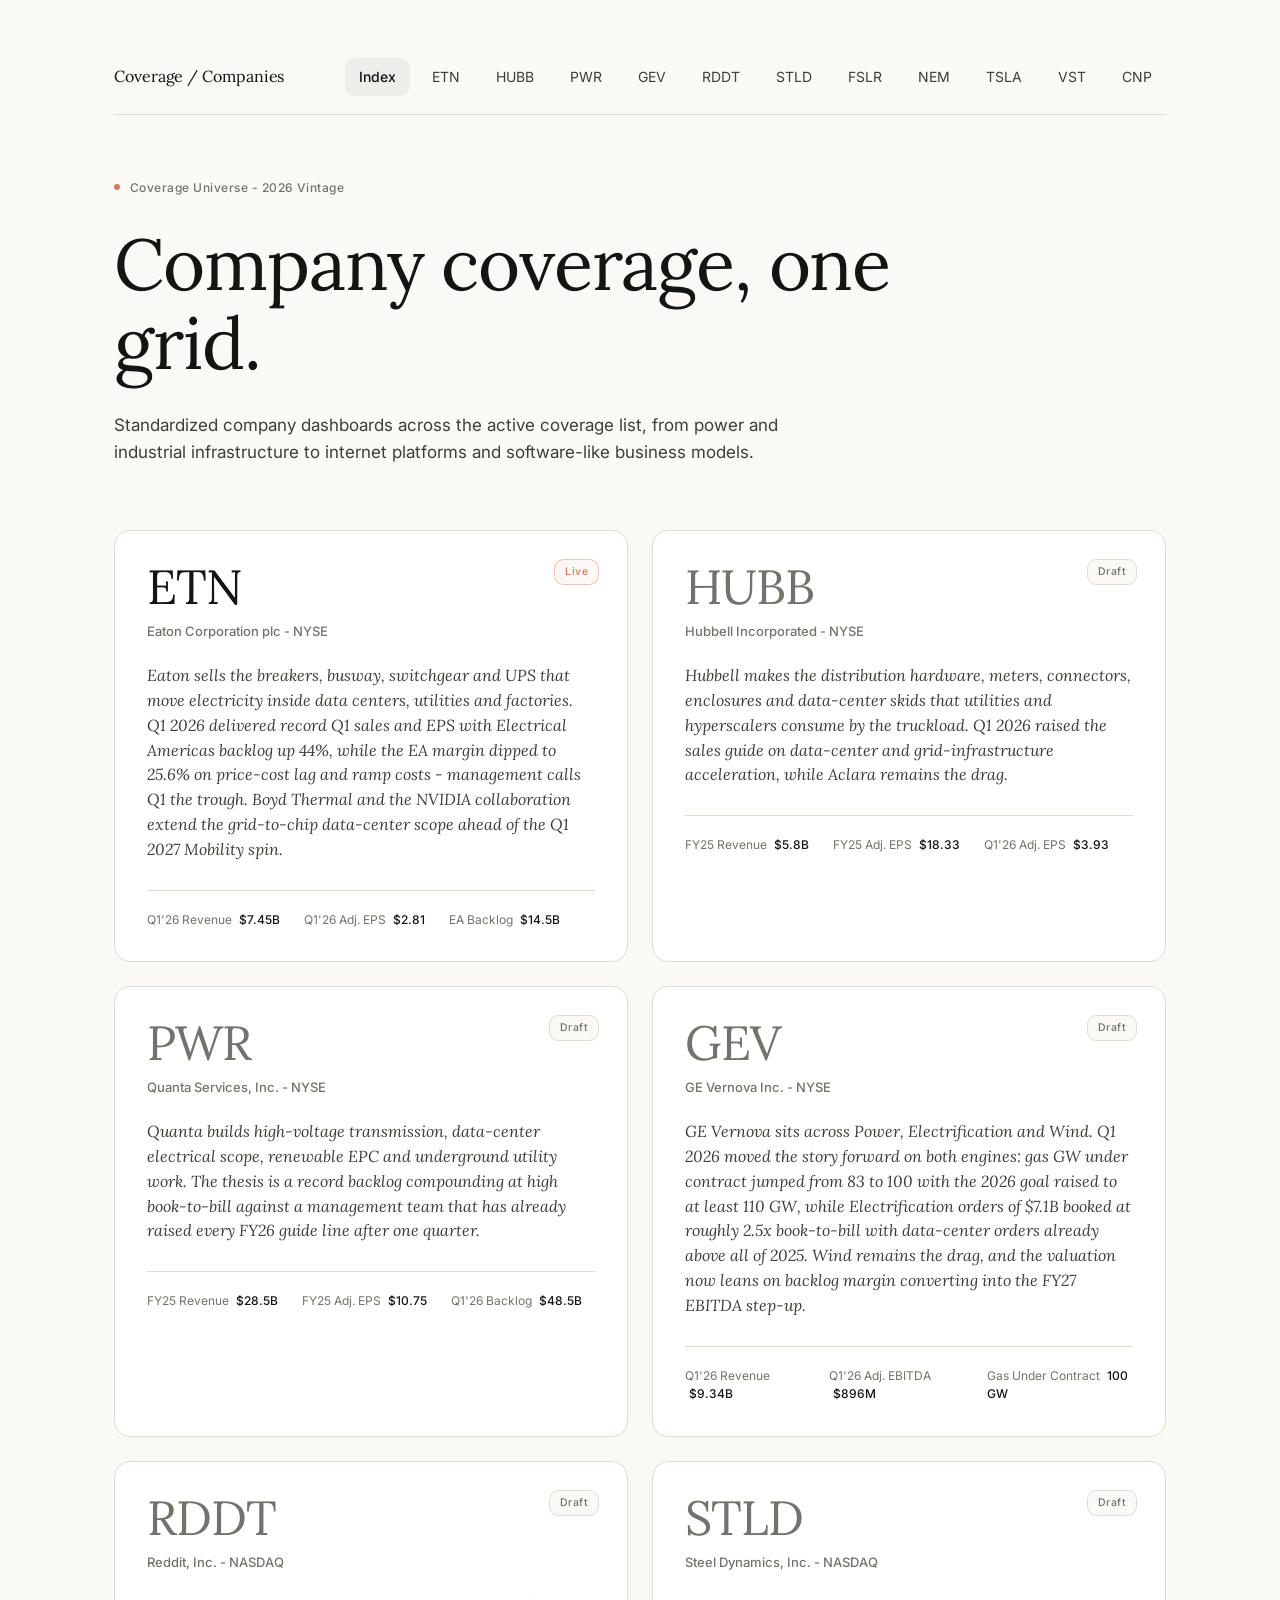
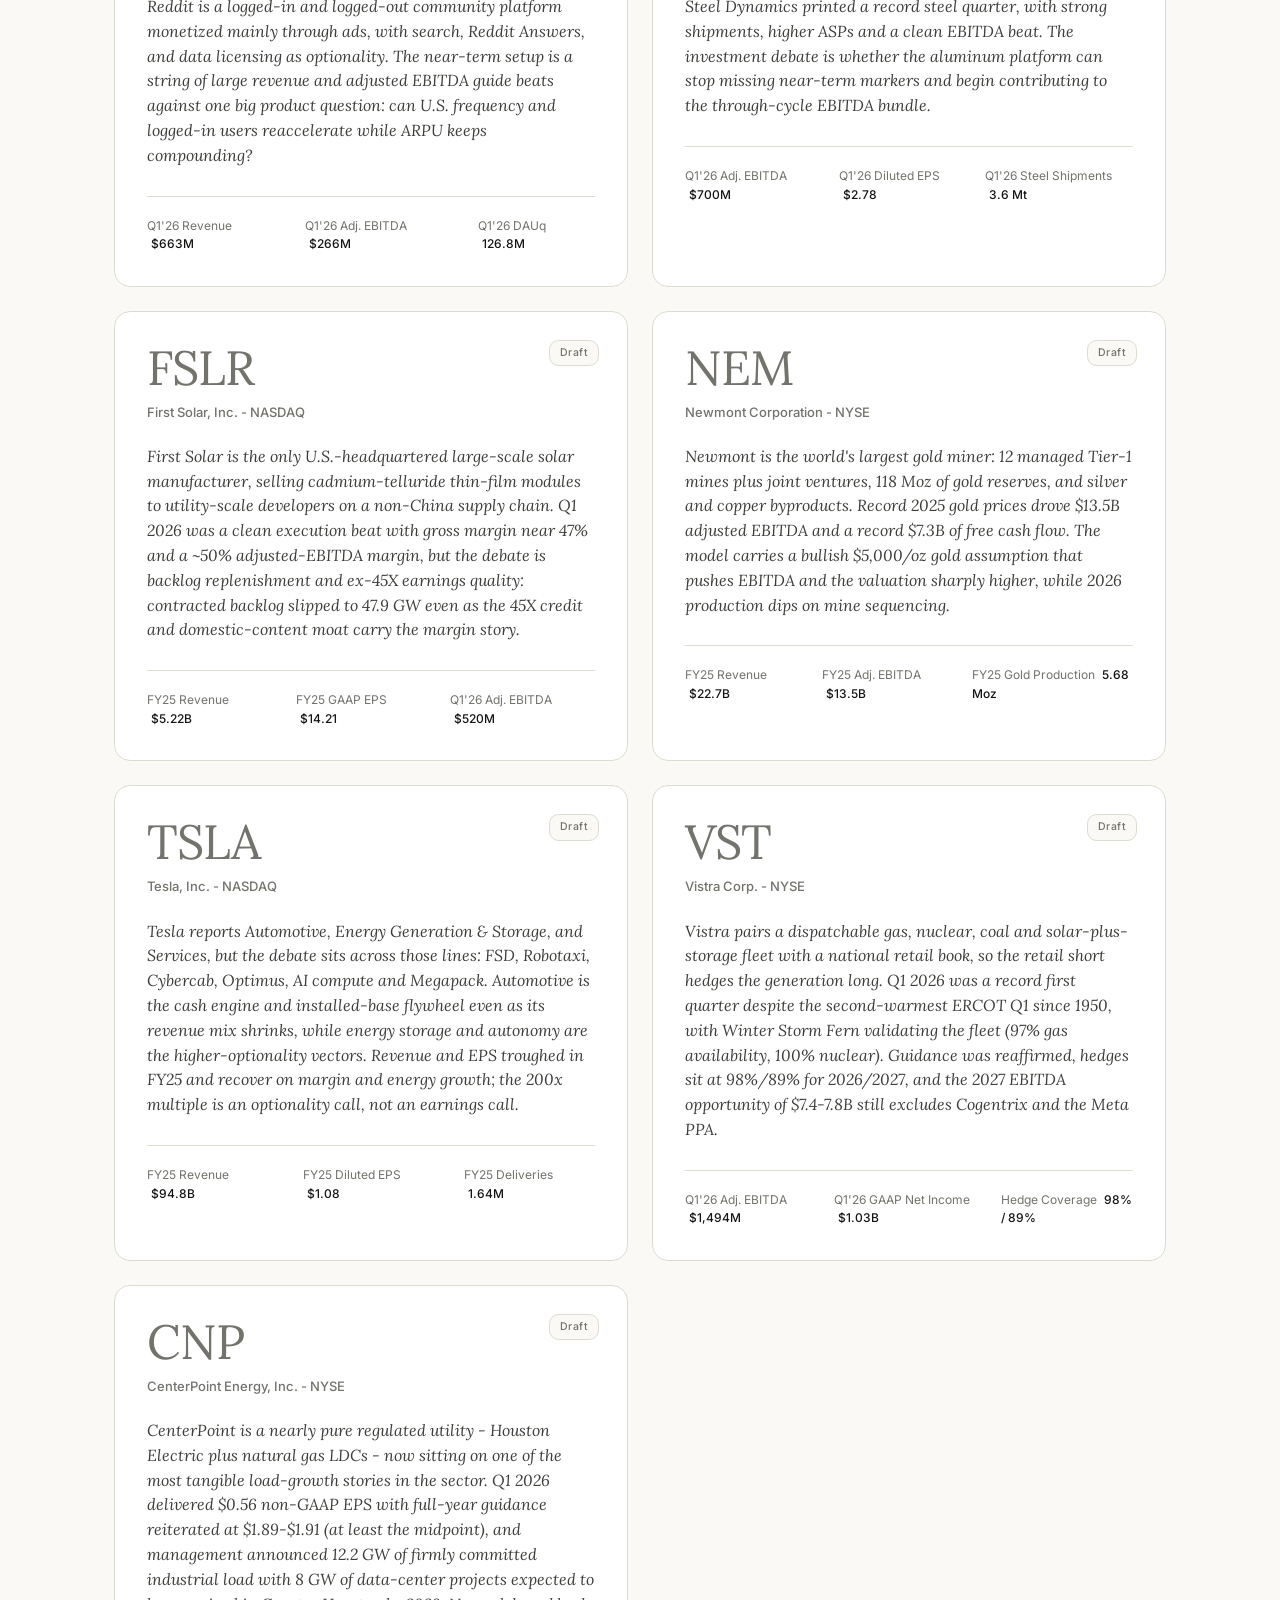
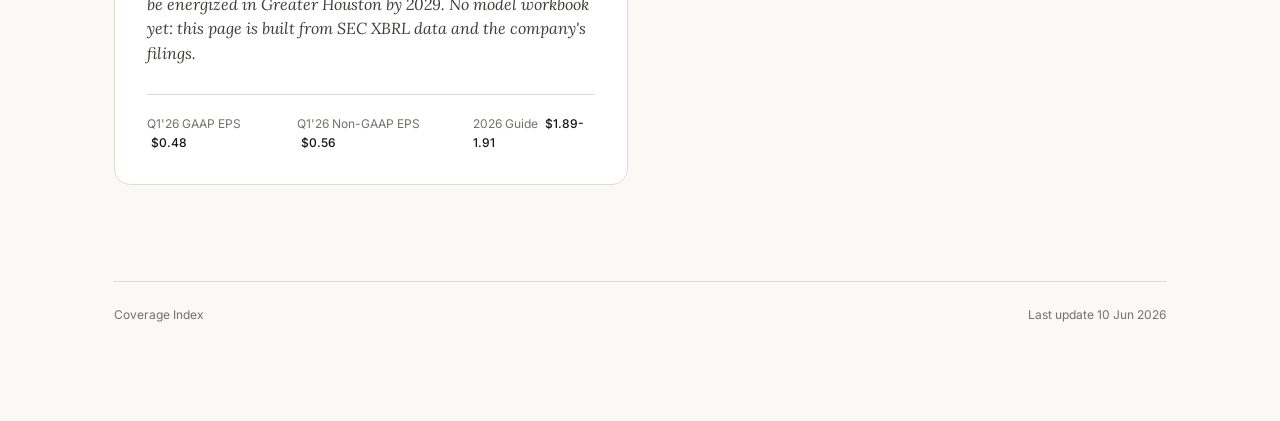
<file: index.html>
<!DOCTYPE html>
<html lang="en">
<head>
<meta charset="UTF-8" />
<meta name="viewport" content="width=device-width, initial-scale=1.0" />
<title>Coverage — Investment Thesis</title>
<link rel="stylesheet" href="styles.css" />
<script src="data/coverage-data.js" defer></script>
<script src="coverage-app.js" defer></script>
</head>
<body data-page="index">
<div class="shell">
  <div class="topbar">
    <div class="brand" id="brand">Coverage / Companies</div>
    <nav id="topbarNav"></nav>
  </div>

  <header>
    <div class="eyebrow"><span class="dot"></span><span id="indexEyebrow"></span></div>
    <h1 class="display" id="indexHeadline"></h1>
    <p class="subhead" id="indexSubhead"></p>
  </header>

  <div class="coverage-grid" id="coverageGrid"></div>

  <footer>
    <div id="indexFooterLeft"></div>
    <div id="indexFooterRight"></div>
  </footer>
</div>
</body>
</html>
</file>
<file: styles.css>
@charset "UTF-8";
/* Coverage Thesis — Academic Journal on Vellum */

@import url('https://fonts.googleapis.com/css2?family=Lora:ital,wght@0,400;0,500;1,400;1,500&family=Inter:wght@400;500;600&display=swap');

:root {
  /* Vellum tokens — light theme */
  --color-vellum-white: #faf9f5;
  --color-ink-black: #141413;
  --color-onyx: #1f1e1d;
  --color-graphite: #3d3d3a;
  --color-dusty-gray: #73726c;
  --color-stone: #9c9a92;
  --color-parchment: #dedcd1;
  --color-snow-white: #ffffff;
  --color-pale-azure: #ccdbe8;
  --color-terra-cotta: #d97757;

  /* Aliases used in this stylesheet */
  --bg: var(--color-vellum-white);
  --surface: var(--color-snow-white);
  --ink: var(--color-ink-black);
  --ink-2: var(--color-graphite);
  --ink-3: var(--color-dusty-gray);
  --ink-4: var(--color-stone);
  --rule: var(--color-parchment);
  --accent: var(--color-terra-cotta);

  --serif: 'Lora', ui-serif, Georgia, "Times New Roman", serif;
  --sans: 'Inter', ui-sans-serif, system-ui, -apple-system, sans-serif;

  --radius: 9.6px;
  --radius-lg: 16px;
  --radius-xl: 24px;
}

* { box-sizing: border-box; margin: 0; padding: 0; }

html, body {
  background: var(--bg);
  color: var(--ink);
  font-family: var(--sans);
  font-size: 15px;
  font-weight: 400;
  line-height: 1.55;
  -webkit-font-smoothing: antialiased;
  -moz-osx-font-smoothing: grayscale;
}

a { color: var(--ink); text-decoration: none; transition: color 150ms ease; }
a:hover { color: var(--accent); }

::selection { background: rgba(217,119,87,0.18); color: var(--ink); }

/* ---------- Shell ---------- */
.shell {
  max-width: 1180px;
  margin: 0 auto;
  padding: 40px 64px 96px;
}
@media (max-width: 720px) {
  .shell { padding: 32px 24px 64px; }
}

/* ---------- Top bar ---------- */
.topbar {
  display: flex;
  justify-content: space-between;
  align-items: center;
  padding: 18px 0;
  margin-bottom: 64px;
  border-bottom: 1px solid var(--rule);
}
.topbar .brand {
  font-family: var(--serif);
  font-weight: 400;
  font-size: 16px;
  color: var(--ink);
  letter-spacing: -0.005em;
}
.topbar nav { display: flex; gap: 8px; }
.topbar nav a {
  padding: 8px 14px;
  font-size: 14px;
  font-weight: 400;
  color: var(--ink-2);
  border-radius: var(--radius);
  transition: background 150ms ease, color 150ms ease;
}
.topbar nav a:hover { background: rgba(20,20,19,0.04); color: var(--ink); }
.topbar nav a.current {
  color: var(--ink);
  background: rgba(20,20,19,0.05);
  font-weight: 500;
}

/* ---------- Eyebrows / display ---------- */
.eyebrow {
  font-size: 12px;
  letter-spacing: 0.04em;
  color: var(--ink-3);
  margin-bottom: 28px;
  font-weight: 500;
}
.eyebrow .dot {
  display: inline-block;
  width: 6px; height: 6px;
  background: var(--accent);
  border-radius: 999px;
  margin-right: 10px;
  vertical-align: middle;
  transform: translateY(-1px);
}

.display {
  font-family: var(--serif);
  font-weight: 400;
  font-size: clamp(40px, 6.4vw, 72px);
  line-height: 1.1;
  letter-spacing: -0.015em;
  color: var(--ink);
  max-width: 18ch;
}
.display em {
  font-style: italic;
  font-weight: 400;
  color: var(--accent);
}

.subhead {
  font-family: var(--sans);
  font-size: 17px;
  line-height: 1.6;
  font-weight: 400;
  color: var(--ink-2);
  max-width: 64ch;
  margin-top: 28px;
}

/* ---------- Hero KPIs (no card grid — editorial ledger row) ---------- */
.hero-stats {
  display: grid;
  grid-template-columns: repeat(4, 1fr);
  margin-top: 72px;
  border-top: 1px solid var(--rule);
  border-bottom: 1px solid var(--rule);
}
.hero-stats .stat {
  padding: 28px 28px 28px 0;
  border-right: 1px solid var(--rule);
}
.hero-stats .stat:last-child { border-right: none; }
.hero-stats .stat .label {
  font-size: 12px;
  font-weight: 500;
  color: var(--ink-3);
  margin-bottom: 12px;
}
.hero-stats .stat .value {
  font-family: var(--serif);
  font-size: 36px;
  font-weight: 400;
  line-height: 1.1;
  letter-spacing: -0.02em;
  color: var(--ink);
}
.hero-stats .stat .value .unit {
  font-size: 18px;
  color: var(--ink-3);
  margin-left: 3px;
  font-style: italic;
}
.hero-stats .stat .delta {
  font-size: 13px;
  color: var(--ink-2);
  margin-top: 8px;
  font-weight: 400;
}
.hero-stats .stat .delta.neg { color: var(--accent); }

@media (max-width: 720px) {
  .hero-stats { grid-template-columns: repeat(2, 1fr); }
  .hero-stats .stat:nth-child(2n) { border-right: none; }
  .hero-stats .stat:nth-child(-n+2) { border-bottom: 1px solid var(--rule); }
}

/* ---------- Section ---------- */
section {
  margin-top: 80px;
  padding-top: 40px;
  border-top: 1px solid var(--rule);
}
.section-header {
  display: grid;
  grid-template-columns: 110px 1fr;
  gap: 32px;
  align-items: baseline;
  margin-bottom: 36px;
}
.section-num {
  font-family: var(--sans);
  font-size: 13px;
  font-weight: 500;
  color: var(--ink-3);
}
.section-title {
  font-family: var(--serif);
  font-weight: 400;
  font-size: clamp(26px, 3.2vw, 36px);
  line-height: 1.2;
  letter-spacing: -0.01em;
  color: var(--ink);
  max-width: 22ch;
}
.section-title em {
  font-style: italic;
  font-weight: 400;
  color: var(--accent);
}

.section-body {
  display: grid;
  grid-template-columns: 110px 1fr;
  gap: 32px;
}
.section-body .col-meta {
  font-size: 12px;
  font-weight: 500;
  color: var(--ink-3);
  padding-top: 4px;
}
.section-body .col-body p {
  font-size: 16px;
  line-height: 1.7;
  color: var(--ink);
  max-width: 68ch;
  margin-bottom: 16px;
}
.section-body .col-body p:last-child { margin-bottom: 0; }
.section-body .col-body strong {
  color: var(--ink);
  font-weight: 500;
  background: linear-gradient(0deg, rgba(217,119,87,0.18) 0%, rgba(217,119,87,0.18) 35%, transparent 35%);
  padding: 0 2px;
}

/* ---------- Pull quote ---------- */
.pull {
  font-family: var(--serif);
  font-style: italic;
  font-weight: 400;
  font-size: clamp(22px, 2.6vw, 30px);
  line-height: 1.4;
  letter-spacing: -0.005em;
  color: var(--ink);
  max-width: 36ch;
  margin: 56px auto;
  text-align: center;
  position: relative;
  padding: 0 24px;
}
.pull::before {
  content: "\201C";
  font-family: var(--serif);
  font-size: 64px;
  line-height: 1;
  color: var(--accent);
  display: block;
  margin-bottom: 4px;
  font-style: normal;
}
.pull cite {
  display: block;
  margin-top: 20px;
  font-style: normal;
  font-family: var(--sans);
  font-size: 12px;
  font-weight: 500;
  letter-spacing: 0.02em;
  color: var(--ink-3);
}

/* ---------- Charts & figures ---------- */
.figure {
  margin: 32px 0 8px;
}
.chart-wrap {
  background: var(--surface);
  border: 1px solid var(--rule);
  border-radius: var(--radius-lg);
  padding: 28px 28px 24px;
}
.figure .caption {
  font-size: 13px;
  color: var(--ink-3);
  margin-top: 14px;
  max-width: 72ch;
  line-height: 1.55;
}
.figure .caption strong {
  color: var(--ink);
  font-weight: 500;
}

.chart-title {
  font-family: var(--serif);
  font-size: 20px;
  font-weight: 400;
  letter-spacing: -0.005em;
  color: var(--ink);
  margin-bottom: 4px;
}
.chart-sub {
  font-size: 12px;
  color: var(--ink-3);
  margin-bottom: 22px;
  font-weight: 400;
}

.chart-canvas { position: relative; height: 360px; width: 100%; }
.chart-canvas.tall { height: 460px; }
.chart-canvas.short { height: 240px; }

.figure-row {
  display: grid;
  grid-template-columns: 1fr 1fr;
  gap: 24px;
  margin: 32px 0 8px;
}
@media (max-width: 900px) {
  .figure-row { grid-template-columns: 1fr; }
}

/* ---------- Data table ---------- */
.dt {
  width: 100%;
  border-collapse: collapse;
  font-family: var(--sans);
  font-size: 14px;
  margin: 32px 0 0;
  background: var(--surface);
  border: 1px solid var(--rule);
  border-radius: var(--radius-lg);
  overflow: hidden;
}
.dt th, .dt td {
  text-align: right;
  padding: 14px 18px;
  border-bottom: 1px solid var(--rule);
}
.dt th:first-child, .dt td:first-child { text-align: left; }
.dt thead th {
  font-size: 12px;
  font-weight: 500;
  color: var(--ink-3);
  border-bottom: 1px solid var(--rule);
  background: var(--bg);
}
.dt tbody td { color: var(--ink); }
.dt tbody td.row-label { color: var(--ink-2); }
.dt tbody tr:last-child td { border-bottom: none; }
.dt tbody tr.total td {
  border-top: 1px solid var(--rule);
  color: var(--ink);
  font-weight: 500;
  background: rgba(20,20,19,0.02);
}
.dt tbody td.amber { color: var(--accent); font-weight: 500; }
.dt tbody td.teal { color: var(--ink); font-weight: 500; }
.dt tbody td.red { color: var(--ink-2); font-style: italic; }

/* ---------- Watch list ---------- */
.watchlist {
  margin-top: 24px;
  border-top: 1px solid var(--rule);
}
.watchlist .item {
  display: grid;
  grid-template-columns: 50px 1fr 110px;
  gap: 32px;
  padding: 24px 0;
  border-bottom: 1px solid var(--rule);
  align-items: baseline;
}
.watchlist .num {
  font-family: var(--serif);
  font-size: 16px;
  color: var(--ink-3);
  font-style: italic;
}
.watchlist .body .head {
  font-family: var(--serif);
  font-size: 19px;
  font-weight: 400;
  color: var(--ink);
  margin-bottom: 6px;
  letter-spacing: -0.005em;
}
.watchlist .body .desc {
  font-size: 14.5px;
  color: var(--ink-2);
  max-width: 68ch;
  line-height: 1.6;
}
.watchlist .tag {
  font-size: 11px;
  letter-spacing: 0.04em;
  color: var(--ink-3);
  border: 1px solid var(--rule);
  padding: 5px 12px;
  border-radius: var(--radius);
  font-weight: 500;
  text-align: center;
  background: var(--surface);
  white-space: nowrap;
}
.watchlist .tag.bull { color: var(--ink); border-color: var(--color-onyx); }
.watchlist .tag.risk { color: var(--accent); border-color: rgba(217,119,87,0.45); background: rgba(217,119,87,0.06); }
.watchlist .tag.neutral { color: var(--ink-2); border-color: var(--color-pale-azure); background: rgba(204,219,232,0.25); }

/* ---------- Footer ---------- */
footer {
  margin-top: 96px;
  padding-top: 24px;
  border-top: 1px solid var(--rule);
  font-size: 12px;
  color: var(--ink-3);
  display: flex;
  justify-content: space-between;
  font-weight: 400;
}

/* ---------- Coverage index page ---------- */
.coverage-grid {
  display: grid;
  grid-template-columns: repeat(2, 1fr);
  gap: 24px;
  margin-top: 64px;
}
.coverage-card {
  display: block;
  padding: 32px;
  background: var(--surface);
  border: 1px solid var(--rule);
  border-radius: var(--radius-lg);
  transition: transform 220ms ease, border-color 220ms ease;
  position: relative;
}
.coverage-card:hover {
  transform: translateY(-2px);
  border-color: rgba(31,30,29,0.18);
}
.coverage-card .ticker {
  font-family: var(--serif);
  font-size: 48px;
  font-weight: 400;
  letter-spacing: -0.02em;
  color: var(--ink);
  line-height: 1;
}
.coverage-card .name {
  font-size: 13px;
  color: var(--ink-3);
  margin-top: 10px;
  font-weight: 500;
}
.coverage-card .pitch {
  font-family: var(--serif);
  font-style: italic;
  font-weight: 400;
  font-size: 16px;
  line-height: 1.55;
  color: var(--ink-2);
  margin-top: 22px;
  max-width: 48ch;
}
.coverage-card .meta {
  display: flex;
  gap: 24px;
  margin-top: 28px;
  padding-top: 20px;
  border-top: 1px solid var(--rule);
  font-size: 12px;
  color: var(--ink-3);
  font-weight: 400;
}
.coverage-card .meta strong {
  color: var(--ink);
  font-weight: 500;
  margin-left: 4px;
}
.coverage-card.draft .ticker { color: var(--ink-3); }
.coverage-card.draft::after,
.coverage-card.live::after {
  position: absolute;
  top: 28px;
  right: 28px;
  font-size: 10.5px;
  font-weight: 500;
  letter-spacing: 0.04em;
  padding: 4px 10px;
  border-radius: var(--radius);
  border: 1px solid var(--rule);
}
.coverage-card.draft::after {
  content: "Draft";
  color: var(--ink-3);
  background: var(--bg);
}
.coverage-card.live::after {
  content: "Live";
  color: var(--accent);
  border-color: rgba(217,119,87,0.4);
  background: rgba(217,119,87,0.06);
}

@media (max-width: 720px) {
  .coverage-grid { grid-template-columns: 1fr; }
}

/* ---------- Stub page ---------- */
.stub {
  text-align: center;
  margin-top: 14vh;
  padding: 48px 0;
}
.stub .ticker {
  font-family: var(--serif);
  font-weight: 400;
  font-size: clamp(96px, 14vw, 168px);
  line-height: 1;
  letter-spacing: -0.04em;
  color: var(--ink);
}
.stub .name {
  font-size: 14px;
  color: var(--ink-3);
  margin-top: 18px;
  font-weight: 500;
}
.stub .status {
  font-family: var(--serif);
  font-style: italic;
  font-size: 20px;
  font-weight: 400;
  color: var(--accent);
  margin-top: 36px;
}
.stub .status::before { content: "— "; color: var(--ink-3); }
.stub .status::after { content: " —"; color: var(--ink-3); }
.stub .back {
  display: inline-block;
  margin-top: 48px;
  font-size: 13px;
  font-weight: 500;
  color: var(--ink);
  border: 1px solid rgba(31,30,29,0.3);
  border-radius: var(--radius);
  padding: 10px 20px;
  transition: background 150ms ease;
}
.stub .back:hover { background: rgba(20,20,19,0.04); color: var(--ink); }

/* ---------- Standard company dashboard ---------- */
.standard-header {
  min-height: auto;
}

.standard-title-row {
  display: grid;
  grid-template-columns: minmax(0, 1fr) auto;
  gap: 32px;
  align-items: start;
}

.company-actions {
  display: flex;
  gap: 10px;
  align-items: center;
  padding-top: 12px;
}

.text-action {
  display: inline-flex;
  align-items: center;
  justify-content: center;
  min-height: 38px;
  padding: 9px 14px;
  border: 1px solid var(--rule);
  border-radius: var(--radius);
  color: var(--ink-2);
  background: var(--surface);
  font-size: 13px;
  font-weight: 500;
  white-space: nowrap;
}

.text-action:hover {
  color: var(--ink);
  border-color: rgba(31,30,29,0.28);
  background: rgba(20,20,19,0.03);
}

.text-action.primary {
  color: var(--ink);
  border-color: rgba(31,30,29,0.32);
}

.tag-row {
  display: flex;
  flex-wrap: wrap;
  gap: 8px;
  margin-top: 28px;
}

.tag-row span {
  display: inline-flex;
  align-items: center;
  min-height: 28px;
  padding: 5px 10px;
  border: 1px solid var(--rule);
  border-radius: var(--radius);
  background: var(--surface);
  color: var(--ink-3);
  font-size: 12px;
  font-weight: 500;
}

.standard-two-col {
  display: grid;
  grid-template-columns: minmax(0, 1.15fr) minmax(300px, 0.85fr);
  gap: 28px;
}

.facts-grid {
  border-top: 1px solid var(--rule);
}

.fact-row {
  display: grid;
  grid-template-columns: 150px 1fr;
  gap: 24px;
  padding: 22px 0;
  border-bottom: 1px solid var(--rule);
}

.fact-label,
.kpi-label {
  color: var(--ink-3);
  font-size: 12px;
  font-weight: 500;
}

.fact-value {
  color: var(--ink);
  font-family: var(--serif);
  font-size: 18px;
  line-height: 1.45;
}

.kpi-grid {
  display: grid;
  grid-template-columns: repeat(2, minmax(0, 1fr));
  gap: 14px;
}

.kpi-tile {
  min-height: 132px;
  padding: 20px;
  border: 1px solid var(--rule);
  border-radius: var(--radius-lg);
  background: var(--surface);
}

.kpi-value {
  margin-top: 14px;
  color: var(--ink);
  font-family: var(--serif);
  font-size: clamp(25px, 3vw, 34px);
  line-height: 1.1;
  letter-spacing: -0.01em;
}

.kpi-note {
  margin-top: 10px;
  color: var(--ink-3);
  font-size: 12px;
  line-height: 1.4;
}

.source-grid {
  display: grid;
  grid-template-columns: 1fr;
  gap: 16px;
}

.source-card {
  padding: 24px;
  border: 1px solid var(--rule);
  border-radius: var(--radius-lg);
  background: var(--surface);
}

.source-kicker {
  color: var(--ink-3);
  font-size: 12px;
  font-weight: 500;
  margin-bottom: 10px;
}

.source-path {
  color: var(--ink);
  font-family: ui-monospace, SFMono-Regular, Menlo, Monaco, Consolas, "Liberation Mono", monospace;
  font-size: 13px;
  line-height: 1.45;
  overflow-wrap: anywhere;
}

.source-note {
  margin-top: 14px;
  color: var(--ink-2);
  font-size: 14px;
  line-height: 1.55;
  max-width: 82ch;
}

.source-sheets {
  display: flex;
  flex-wrap: wrap;
  gap: 8px;
  margin-top: 18px;
}

.source-sheets span {
  display: inline-flex;
  align-items: center;
  min-height: 28px;
  padding: 5px 10px;
  border: 1px solid var(--rule);
  border-radius: var(--radius);
  background: var(--bg);
  color: var(--ink-3);
  font-size: 12px;
  font-weight: 500;
}

.chart-grid {
  display: grid;
  grid-template-columns: repeat(2, minmax(0, 1fr));
  gap: 24px;
}

.chart-grid .standard-figure {
  margin: 0;
}

.chart-grid .standard-figure:first-child {
  grid-column: 1 / -1;
}

.thesis-grid {
  display: grid;
  grid-template-columns: repeat(3, minmax(0, 1fr));
  gap: 20px;
}

.thesis-card {
  padding: 24px;
  border: 1px solid var(--rule);
  border-radius: var(--radius-lg);
  background: var(--surface);
}

.thesis-card h3 {
  font-family: var(--serif);
  font-size: 21px;
  font-weight: 400;
  line-height: 1.25;
  margin-bottom: 16px;
}

.thesis-card ul {
  display: grid;
  gap: 12px;
  list-style: none;
}

.thesis-card li {
  color: var(--ink-2);
  font-size: 14px;
  line-height: 1.55;
  padding-left: 16px;
  position: relative;
}

.thesis-card li::before {
  content: "";
  position: absolute;
  left: 0;
  top: 0.72em;
  width: 5px;
  height: 5px;
  border-radius: 999px;
  background: var(--accent);
}

@media (max-width: 980px) {
  .standard-title-row,
  .standard-two-col,
  .chart-grid,
  .thesis-grid {
    grid-template-columns: 1fr;
  }

  .chart-grid .standard-figure:first-child {
    grid-column: auto;
  }

  .company-actions {
    padding-top: 0;
  }
}

@media (max-width: 620px) {
  .topbar {
    align-items: flex-start;
    gap: 18px;
    flex-direction: column;
  }

  .topbar nav {
    flex-wrap: wrap;
  }

  .fact-row,
  .kpi-grid {
    grid-template-columns: 1fr;
  }

  .hero-stats .stat {
    padding-right: 18px;
  }
}

/* Valuation line under the hero stats (renderer-computed upside) */
.valuation-line {
  margin-top: 14px;
  font-size: 14px;
  letter-spacing: 0.01em;
  color: var(--ink-2);
}
.valuation-line:empty { display: none; }
.valuation-line strong { color: var(--terra, #d97757); font-weight: 600; }

/* Frozen banner for legacy deep-dive pages */
.frozen-banner {
  margin: 10px 0 0;
  padding: 9px 14px;
  border: 1px solid var(--parchment, #dedcd1);
  background: rgba(222, 220, 209, 0.35);
  font-size: 13px;
  color: var(--ink-2);
}
.frozen-banner a { text-decoration: underline; }

/* Income statement table (data-driven, annual/quarterly toggle) */
.fin-controls { margin: 0 0 14px; display: flex; gap: 8px; }
.fin-tab {
  font: inherit;
  font-size: 13px;
  padding: 6px 14px;
  border: 1px solid var(--parchment, #dedcd1);
  background: transparent;
  color: var(--ink-2);
  cursor: pointer;
  transition: background 150ms ease, color 150ms ease;
}
.fin-tab:hover { background: rgba(20, 20, 19, 0.04); color: var(--ink); }
.fin-tab.on { background: var(--ink); color: var(--paper, #faf9f5); border-color: var(--ink); }
.fin-scroll { overflow-x: auto; border: 1px solid var(--parchment, #dedcd1); background: var(--surface, #ffffff); }
.fin-table { border-collapse: collapse; width: 100%; font-size: 13px; }
.fin-table th, .fin-table td {
  padding: 7px 12px;
  text-align: right;
  white-space: nowrap;
  font-variant-numeric: tabular-nums;
}
.fin-table .lbl { text-align: left; position: sticky; left: 0; background: var(--surface, #ffffff); }
.fin-table thead th { border-bottom: 1px solid var(--ink-4, #9c9a92); font-weight: 600; color: var(--ink-2); }
.fin-table tbody tr:nth-child(even) td { background: rgba(222, 220, 209, 0.16); }
.fin-table tbody tr:nth-child(even) td.lbl { background: #f4f3ec; }
.fin-row.subtotal td { font-weight: 600; border-top: 1px solid var(--parchment, #dedcd1); }
.fin-row.total td { font-weight: 650; border-top: 1.5px solid var(--ink-4, #9c9a92); }
.fin-row.pct td { color: var(--ink-3); font-size: 12px; }
.fin-row.indent td.lbl { padding-left: 28px; color: var(--ink-2); }
.fin-table .fcast { background: rgba(217, 119, 87, 0.06) !important; }
.fin-table td.lbl.fcast { background: var(--surface, #ffffff) !important; }
</file>
